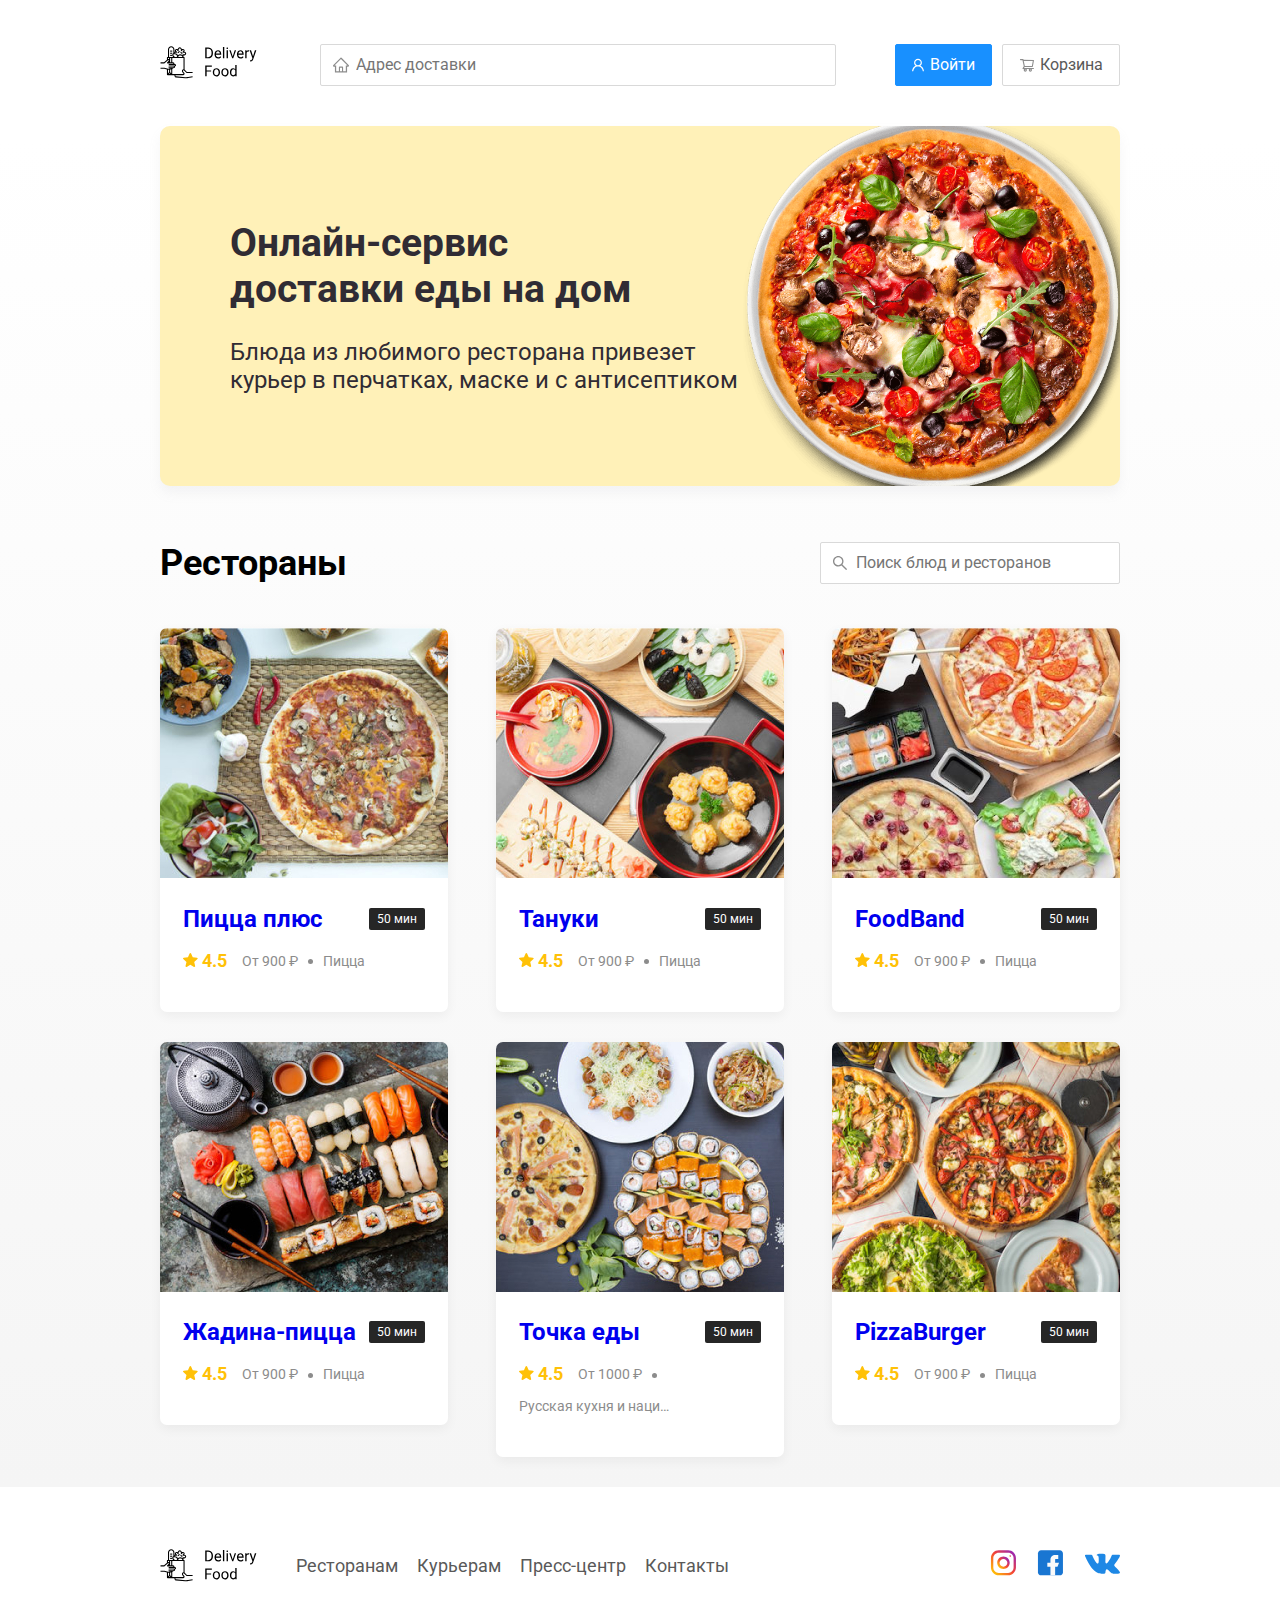
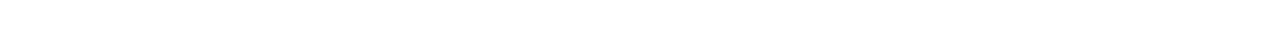
<file: index.html>
<!DOCTYPE html>
<html lang="ru">

<head>
    <meta charset="UTF-8">
    <meta name="viewport" content="width=device-width, initial-scale=1.0">
    <title>Delivery Food - доставка еды на дом</title>
    <link href="https://fonts.googleapis.com/css?family=Roboto:400,700&display=swap&subset=cyrillic" rel="stylesheet">
    <link rel="stylesheet" href="css\normalize.css">
    <link rel="stylesheet" href="css/style.css">
</head>

<body>
    <div class="container">
        <!-- Шапка сайта -->
        <header class="header">
            <!-- Логотип -->
            <a href="index.html" class="logo">
                <img src="img\logo.svg" alt="Logo" class="logo">
            </a>
            <!-- Поле поиска -->
            <input type="text" class="input input-address" placeholder="Адрес доставки">
            <!-- Блок с кнопками -->
            <div class="buttons">
                <!-- Добавление кнопок -->
                <button class="button button-primary">
                    <!-- Добавление иконки для кнопки -->
                    <img src="img/user.svg" alt="user" class="button-icon">
                    <!-- Добавление текста кнопки -->
                    <span class="button-text">Войти</span>
                </button>
                <button class="button" id="cart-button">
                    <img src="img/shopping-cart.svg" alt="shopping cart" class="button-icon">
                    <span class="button-text">Корзина</span>
                </button>
            </div>
        </header>
    </div>

    <main class="main">
        <div class="container">
            <!-- Промо сайта -->
            <section class="promo">
                <h1 class="promo-title">Онлайн-сервис <br> доставки еды на дом</h1>
                <p class="promo-text">Блюда из любимого ресторана привезет курьер в перчатках, маске и с антисептиком
                </p>
            </section>

            <!-- Раздел с ресторанами -->
            <section class="restaurants">
                <div class="section-heading">
                    <h2 class="section-title">Рестораны</h2>
                    <input type="text" class="input input-search" placeholder="Поиск блюд и ресторанов">
                </div>
                <!-- Раздел с карточками -->
                <div class="cards">
                    <!-- Определение карточки -->
                    <a href="restaurant.html" class="card">
                        <img src="img/image.jpg" alt="image" class="card-image">
                        <div class="card-text">
                            <div class="card-heading">
                                <h3 class="card-title">Пицца плюс</h3>
                                <span class="card-tag tag">50 мин</span>
                            </div>
                            <!-- /.card-heading -->
                            <div class="card-info">
                                <div class="rating">

                                    <img src="img/rating.svg" alt="rating" class="rating-star"> 4.5
                                </div>
                                <div class="price">От 900 ₽</div>
                                <div class="category">Пицца</div>
                            </div>
                            <!-- /.card-info -->
                        </div>
                        <!-- /.card-text -->
                    </a>
                    <!-- /.card -->

                    <a href="restaurant.html" class="card">
                        <img src="img/image (1).jpg" alt="image" class="card-image">
                        <div class="card-text">
                            <div class="card-heading">
                                <h3 class="card-title">Тануки</h3>
                                <span class="card-tag tag">50 мин</span>
                            </div>
                            <!-- /.card-heading -->
                            <div class="card-info">
                                <div class="rating"><img src="img/rating.svg" alt="rating" class="rating-star"> 4.5
                                </div>
                                <div class="price">От 900 ₽</div>
                                <div class="category">Пицца</div>
                            </div>
                            <!-- /.card-info -->
                        </div>
                        <!-- /.card-text -->
                    </a>
                    <!-- /.card -->

                    <a href="restaurant.html" class="card">
                        <img src="img/image (2).jpg" alt="image" class="card-image">
                        <div class="card-text">
                            <div class="card-heading">
                                <h3 class="card-title">FoodBand</h3>
                                <span class="card-tag tag">50 мин</span>
                            </div>
                            <!-- /.card-heading -->
                            <div class="card-info">
                                <div class="rating"><img src="img/rating.svg" alt="rating" class="rating-star"> 4.5
                                </div>
                                <div class="price">От 900 ₽</div>
                                <div class="category">Пицца</div>
                            </div>
                            <!-- /.card-info -->
                        </div>
                        <!-- /.card-text -->
                    </a>
                    <!-- /.card -->

                    <a href="restaurant.html" class="card">
                        <img src="img/image (3).jpg" alt="image" class="card-image">
                        <div class="card-text">
                            <div class="card-heading">
                                <h3 class="card-title">Жадина-пицца</h3>
                                <span class="card-tag tag">50 мин</span>
                            </div>
                            <!-- /.card-heading -->
                            <div class="card-info">
                                <div class="rating"><img src="img/rating.svg" alt="rating" class="rating-star"> 4.5
                                </div>
                                <div class="price">От 900 ₽</div>
                                <div class="category">Пицца</div>
                            </div>
                            <!-- /.card-info -->
                        </div>
                        <!-- /.card-text -->
                    </a>
                    <!-- /.card -->

                    <a href="restaurant.html" class="card">
                        <img src="img/image (4).jpg" alt="image" class="card-image">
                        <div class="card-text">
                            <div class="card-heading">
                                <h3 class="card-title">Точка еды</h3>
                                <span class="card-tag tag">50 мин</span>
                            </div>
                            <!-- /.card-heading -->
                            <div class="card-info">
                                <div class="rating"><img src="img/rating.svg" alt="rating" class="rating-star"> 4.5
                                </div>
                                <div class="price">От 1000 ₽</div>
                                <div class="category">Русская кухня и национальная</div>
                            </div>
                            <!-- /.card-info -->
                        </div>
                        <!-- /.card-text -->
                    </a>
                    <!-- /.card -->

                    <a href="restaurant.html" class="card">
                        <img src="img/image (5).jpg" alt="image" class="card-image">
                        <div class="card-text">
                            <div class="card-heading">
                                <h3 class="card-title">PizzaBurger</h3>
                                <span class="card-tag tag">50 мин</span>
                            </div>
                            <!-- /.card-heading -->
                            <div class="card-info">
                                <div class="rating"><img src="img/rating.svg" alt="rating" class="rating-star"> 4.5
                                </div>
                                <div class="price">От 900 ₽</div>
                                <div class="category">Пицца</div>
                            </div>
                            <!-- /.card-info -->
                        </div>
                        <!-- /.card-text -->
                    </a>
                    <!-- /.card -->

                </div>
                <!-- /.cards -->
            </section>
        </div>
        <!-- /.container -->
    </main>

    <footer class="footer">
        <div class="container">
            <div class="footer-block">
                <img src="img/logo.svg" alt="logo" class="logo footer-logo">
                <nav class="footer-nav">
                    <a href="#" class="footer-link">Ресторанам</a>
                    <a href="#" class="footer-link">Курьерам</a>
                    <a href="#" class="footer-link">Пресс-центр</a>
                    <a href="#" class="footer-link">Контакты</a>
                </nav>
                <div class="social-links">
                    <a href="#" class="social-link"><img src="img/instagram.svg" alt="instagram"></a>
                    <a href="#" class="social-link"><img src="img/facebook.svg" alt="facebook"></a>
                    <a href="#" class="social-link"><img src="img/vk.svg" alt="vk"></a>
                </div>
            </div>
            <!-- /.footer-block -->
        </div>
    </footer>

     <div class="modal">
        <div class="modal-dialog">
            <div class="modal-header">
                <h3 class="modal-title">Корзина</h3>
                <button class="close">&times;</button>
            </div>
            <!-- /.modal-header -->

            <div class="modal-body">
                <div class="food-row">
                    <span class="food-name">Ролл угорь стандарт</span>
                    <strong class="food-price">250 ₽</strong>
                    <div class="food-counter">
                        <button class="counter-button">-</button>
                        <span class="counter">1</span>
                        <button class="counter-button">+</button>
                    </div>
                </div>
                <!-- /.foods-row -->
                <div class="food-row">
                    <span class="food-name">Ролл угорь стандарт</span>
                    <strong class="food-price">250 ₽</strong>
                    <div class="food-counter">
                        <button class="counter-button">-</button>
                        <span class="counter">1</span>
                        <button class="counter-button">+</button>
                    </div>
                </div>
                <!-- /.foods-row -->
            </div>
            <!-- /.modal-body -->

            <div class="modal-footer">
                <span class="modal-pricetag">1250 ₽</span>
                <div class="footer-buttons">
                    <button class="button button-primary">Оформить заказ</button>
                    <button class="button">Отмена</button>
                </div>
            </div>
            <!-- /.modal-footer -->
        </div>
    </div>
    <script src="js/main.js"></script>
</body>

</html>
</file>
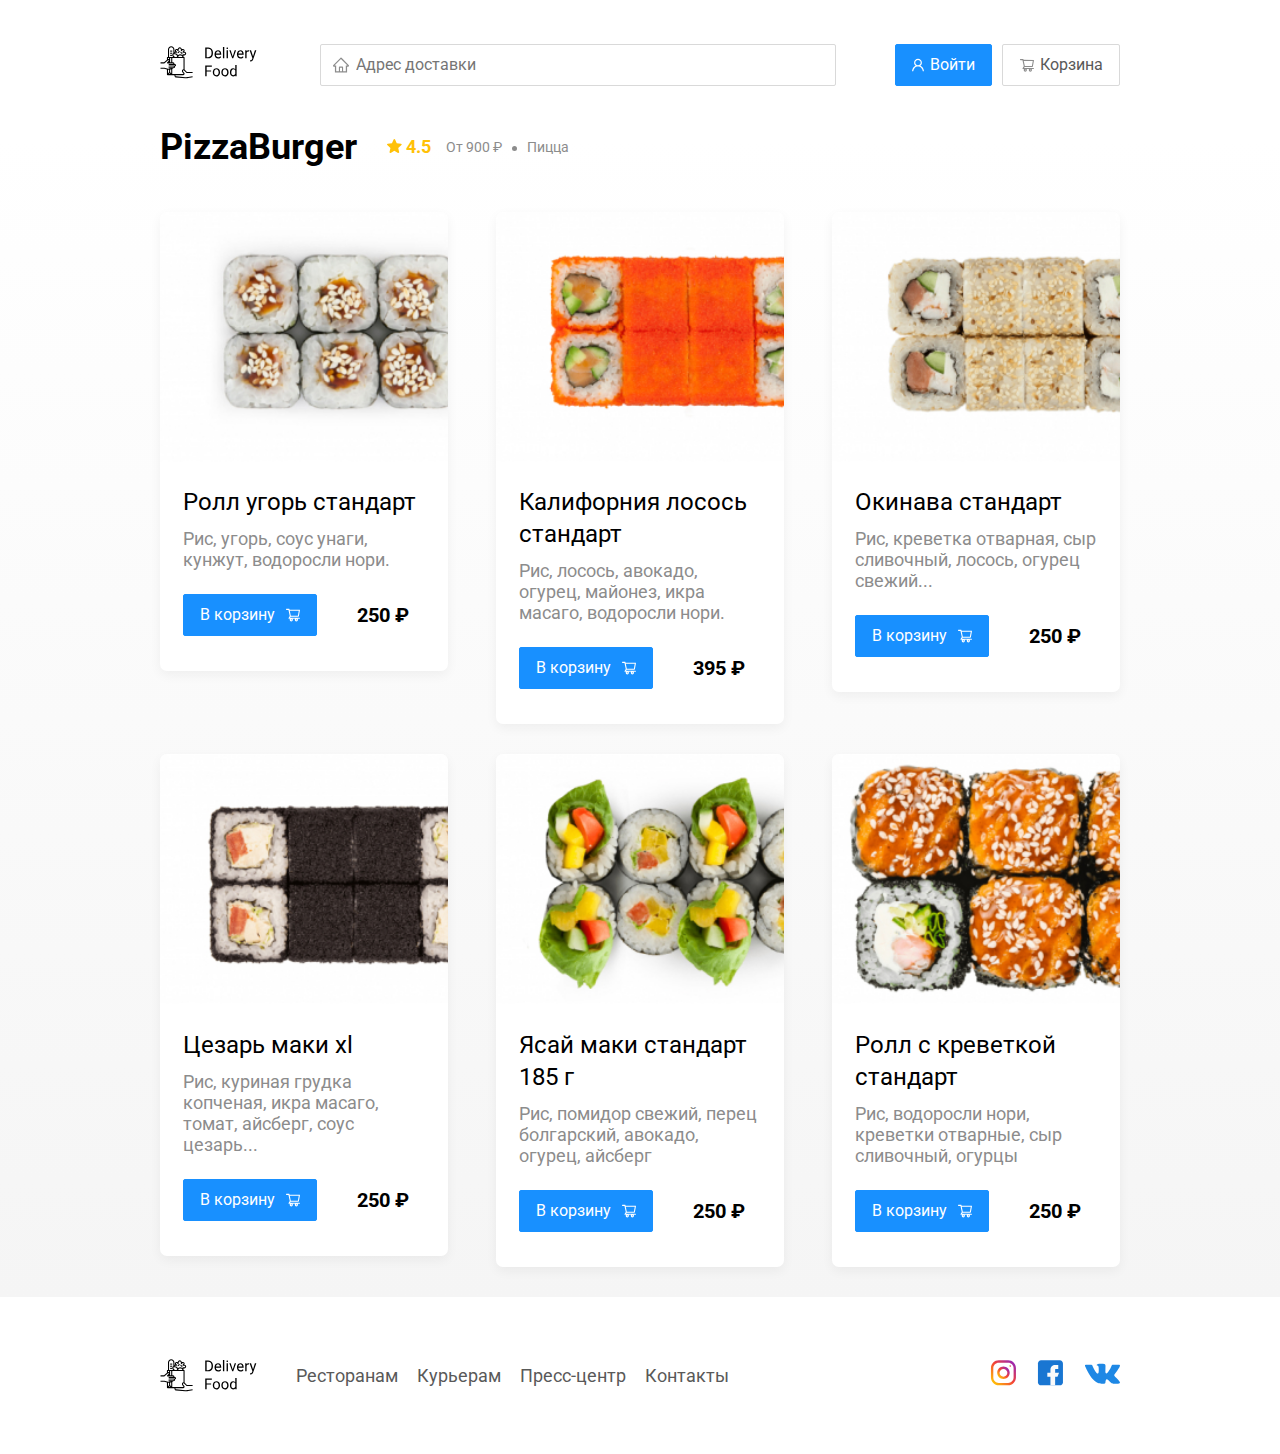
<file: restaurant.html>
<!DOCTYPE html>
<html lang="ru">

<head>
    <meta charset="UTF-8">
    <meta name="viewport" content="width=device-width, initial-scale=1.0">
    <title>PizzaBurger - доставка еды на дом</title>
    <link href="https://fonts.googleapis.com/css?family=Roboto:400,700&display=swap&subset=cyrillic" rel="stylesheet">
    <link rel="stylesheet" href="css\normalize.css">
    <link rel="stylesheet" href="css/animate.css">
    <link rel="stylesheet" href="css/style.css">
</head>

<body>
    <div class="container">
        <!-- Шапка сайта -->
        <header class="header">
            <!-- Логотип -->
            <a href="index.html" class="logo">
                <img src="img\logo.svg" alt="Logo" class="logo">
            </a>
            <!-- Поле поиска -->
            <input type="text" class="input input-address" placeholder="Адрес доставки">
            <!-- Блок с кнопками -->
            <div class="buttons">
                <!-- Добавление кнопок -->
                <button class="button button-primary">
                    <!-- Добавление иконки для кнопки -->
                    <img src="img/user.svg" alt="user" class="button-icon">
                    <!-- Добавление текста кнопки -->
                    <span class="button-text">Войти</span>
                </button>
                <button class="button" id="cart-button">
                    <img src="img/shopping-cart.svg" alt="shopping cart" class="button-icon">
                    <span class="button-text">Корзина</span>
                </button>
            </div>
        </header>
    </div>

    <main class="main">
        <div class="container">

            <!-- Раздел с ресторанами -->
            <section class="restaurants">
                <div class="section-heading">
                    <h2 class="section-title">PizzaBurger</h2>
                    <div class="card-info">
                        <div class="rating">

                            <img src="img/rating.svg" alt="rating" class="rating-star"> 4.5
                        </div>
                        <div class="price">От 900 ₽</div>
                        <div class="category">Пицца</div>
                    </div>
                    <!-- /.card-info -->
                </div>
                <!-- Раздел с карточками -->
                <div class="cards">
                    <!-- Определение карточки -->
                    <div class="card wow fadeInUp" data-wow-delay="0.2s">
                        <img src="img/restaurant-image-1.jpg" alt="image" class="card-image">
                        <div class="card-text">
                            <div class="card-heading">
                                <h3 class="card-title card-title-reg">Ролл угорь стандарт</h3>
                            </div>
                            <!-- /.card-heading -->
                            <div class="card-info">
                                <div class="ingredients">Рис, угорь, соус унаги, кунжут, водоросли нори.</div>
                            </div>
                            <!-- /.card-info -->
                            <div class="card-buttons">
                                <button class="button button-primary">
                                    <span class="button-card-text">В корзину</span>
                                    <img src="img/shopping-cart-white.svg" alt="shopping cart"
                                        class="button-card-image">
                                </button>
                                <div class="card-price-bold">250 ₽</div>
                            </div>
                        </div>
                        <!-- /.card-text -->
                    </div>
                    <!-- /.card -->

                    <div class="card wow fadeInUp" data-wow-delay="0.4s">
                        <img src="img/restaurant-image-2.jpg" alt="image" class="card-image">
                        <div class="card-text">
                            <div class="card-heading">
                                <h3 class="card-title card-title-reg">Калифорния лосось стандарт</h3>
                            </div>
                            <!-- /.card-heading -->
                            <div class="card-info">
                                <div class="ingredients">Рис, лосось, авокадо, огурец, майонез, икра масаго, водоросли
                                    нори.</div>
                            </div>
                            <!-- /.card-info -->
                            <div class="card-buttons">
                                <button class="button button-primary">
                                    <span class="button-card-text">В корзину</span>
                                    <img src="img/shopping-cart-white.svg" alt="shopping cart"
                                        class="button-card-image">
                                </button>
                                <div class="card-price-bold">395 ₽</div>
                            </div>
                        </div>
                        <!-- /.card-text -->
                    </div>
                    <!-- /.card -->

                    <div class="card wow fadeInUp" data-wow-delay="0.6s">
                        <img src="img/restaurant-image-3.jpg" alt="image" class="card-image">
                        <div class="card-text">
                            <div class="card-heading">
                                <h3 class="card-title card-title-reg">Окинава стандарт</h3>
                            </div>
                            <!-- /.card-heading -->
                            <div class="card-info">
                                <div class="ingredients"> Рис, креветка отварная, сыр сливочный, лосось, огурец
                                    свежий...</div>
                            </div>
                            <!-- /.card-info -->
                            <div class="card-buttons">
                                <button class="button button-primary">
                                    <span class="button-card-text">В корзину</span>
                                    <img src="img/shopping-cart-white.svg" alt="shopping cart"
                                        class="button-card-image">
                                </button>
                                <div class="card-price-bold">250 ₽</div>
                            </div>
                        </div>
                        <!-- /.card-text -->
                    </div>
                    <!-- /.card -->

                    <div class="card wow fadeInUp" data-wow-delay="0.2s">
                        <img src="img/restaurant-image-4.jpg" alt="image" class="card-image">
                        <div class="card-text">
                            <div class="card-heading">
                                <h3 class="card-title card-title-reg">Цезарь маки хl</h3>
                            </div>
                            <!-- /.card-heading -->
                            <div class="card-info">
                                <div class="ingredients">Рис, куриная грудка копченая, икра масаго, томат, айсберг, соус
                                    цезарь...</div>
                            </div>
                            <!-- /.card-info -->
                            <div class="card-buttons">
                                <button class="button button-primary">
                                    <span class="button-card-text">В корзину</span>
                                    <img src="img/shopping-cart-white.svg" alt="shopping cart"
                                        class="button-card-image">
                                </button>
                                <div class="card-price-bold">250 ₽</div>
                            </div>
                        </div>
                        <!-- /.card-text -->
                    </div>
                    <!-- /.card -->

                    <div class="card wow fadeInUp" data-wow-delay="0.4s">
                        <img src="img/restaurant-image-5.jpg" alt="image" class="card-image">
                        <div class="card-text">
                            <div class="card-heading">
                                <h3 class="card-title card-title-reg">Ясай маки стандарт 185 г</h3>
                            </div>
                            <!-- /.card-heading -->
                            <div class="card-info">
                                <div class="ingredients">Рис, помидор свежий, перец болгарский, авокадо, огурец, айсберг
                                </div>
                            </div>
                            <!-- /.card-info -->
                            <div class="card-buttons">
                                <button class="button button-primary">
                                    <span class="button-card-text">В корзину</span>
                                    <img src="img/shopping-cart-white.svg" alt="shopping cart"
                                        class="button-card-image">
                                </button>
                                <div class="card-price-bold">250 ₽</div>
                            </div>
                        </div>
                        <!-- /.card-text -->
                    </div>
                    <!-- /.card -->

                    <div class="card wow fadeInUp" data-wow-delay="0.6s">
                        <img src="img/restaurant-image-6.jpg" alt="image" class="card-image">
                        <div class="card-text">
                            <div class="card-heading">
                                <h3 class="card-title card-title-reg">Ролл с креветкой стандарт</h3>
                            </div>
                            <!-- /.card-heading -->
                            <div class="card-info">
                                <div class="ingredients">Рис, водоросли нори, креветки отварные, сыр сливочный, огурцы
                                </div>
                            </div>
                            <!-- /.card-info -->
                            <div class="card-buttons">
                                <button class="button button-primary">
                                    <span class="button-card-text">В корзину</span>
                                    <img src="img/shopping-cart-white.svg" alt="shopping cart"
                                        class="button-card-image">
                                </button>
                                <div class="card-price-bold">250 ₽</div>
                            </div>
                        </div>
                        <!-- /.card-text -->
                    </div>
                    <!-- /.card -->

                </div>
                <!-- /.cards -->
            </section>
        </div>
        <!-- /.container -->
    </main>

    <footer class="footer">
        <div class="container">
            <div class="footer-block">
                <img src="img/logo.svg" alt="logo" class="logo footer-logo">
                <nav class="footer-nav">
                    <a href="#" class="footer-link">Ресторанам</a>
                    <a href="#" class="footer-link">Курьерам</a>
                    <a href="#" class="footer-link">Пресс-центр</a>
                    <a href="#" class="footer-link">Контакты</a>
                </nav>
                <div class="social-links">
                    <a href="#" class="social-link"><img src="img/instagram.svg" alt="instagram"></a>
                    <a href="#" class="social-link"><img src="img/facebook.svg" alt="facebook"></a>
                    <a href="#" class="social-link"><img src="img/vk.svg" alt="vk"></a>
                </div>
            </div>
            <!-- /.footer-block -->
        </div>
    </footer>

    <div class="modal">
        <div class="modal-dialog">
            <div class="modal-header">
                <h3 class="modal-title">Корзина</h3>
                <button class="close">&times;</button>
            </div>
            <!-- /.modal-header -->

            <div class="modal-body">
                <div class="food-row">
                    <span class="food-name">Ролл угорь стандарт</span>
                    <strong class="food-price">250 ₽</strong>
                    <div class="food-counter">
                        <button class="counter-button">-</button>
                        <span class="counter">1</span>
                        <button class="counter-button">+</button>
                    </div>
                </div>
                <!-- /.foods-row -->
                <div class="food-row">
                    <span class="food-name">Ролл угорь стандарт</span>
                    <strong class="food-price">250 ₽</strong>
                    <div class="food-counter">
                        <button class="counter-button">-</button>
                        <span class="counter">1</span>
                        <button class="counter-button">+</button>
                    </div>
                </div>
                <!-- /.foods-row -->
            </div>
            <!-- /.modal-body -->

            <div class="modal-footer">
                <span class="modal-pricetag">1250 ₽</span>
                <div class="footer-buttons">
                    <button class="button button-primary">Оформить заказ</button>
                    <button class="button">Отмена</button>
                </div>
            </div>
            <!-- /.modal-footer -->
        </div>
    </div>
    <script src="js/wow.min.js"></script>
    <script src="js/main.js"></script>
</body>

</html>
</file>
<file: css/style.css>
* {
  box-sizing: border-box;
}

body {
  font-family: "Roboto", sans-serif;
  padding-top: 44px;
}

.container {
  max-width: 1200px;
  margin: auto;
}

.header {
  display: flex;
  /* выравнивание элементов по центру относительно друг друга */
  align-items: center;
  /* флекс-элементы равномерно распределены по линии*/
  justify-content: space-between;
  margin-bottom: 40px;
}

.input {
  background: #ffffff;
  border: 1px solid #d9d9d9;
  border-radius: 2px;
  font-size: 16px;
  line-height: 24px;
  padding: 8px;
  padding-left: 35px;
  background-repeat: no-repeat;
  background-position: left 11px center;
}

.input-address {
  flex: 0.8;
  background-image: url(../img/home.svg);
}

.input-search {
  width: 300px;
  background-image: url(../img/search.svg);
  margin-left: auto;
}

.buttons {
  display: flex;
  align-items: center;
}

.button {
  display: flex;
  align-items: center;
  padding: 8px 16px;
  background: #ffffff;
  border: 1px solid #d9d9d9;
  box-sizing: border-box;
  box-shadow: 0px 0px 2px rgba(0, 0, 0, 0.0015);
  border-radius: 2px;
  color: #595959;
  font-size: 16px;
  line-height: 24px;
}

.button-primary {
  background: #1890ff;
  border: 1px solid #1890ff;
  color: #fff;
  margin-right: 10px;
}

#cart-button:hover {
  box-shadow: 0 0 3px 3px rgba(24, 144, 255, 0.3);
}

.button-icon {
  margin-right: 6px;
}

.button-card-text {
  margin-right: 10px;
}

.promo {
  box-shadow: 0px 7px 12px rgba(158, 158, 163, 0.1);
  background: #fff1b8 url(../img/promo-pizza.png) no-repeat top 20px right -20px /
    600px;
  border-radius: 10px;
  padding: 68px 70px;
  margin-bottom: 56px;
}

.promo-title {
  font-style: normal;
  font-weight: bold;
  font-size: 39px;
  line-height: 46px;
  color: #302c34;
}

.promo-text {
  font-style: normal;
  font-weight: normal;
  font-size: 24px;
  line-height: 28px;
  color: #302c34;
  max-width: 538px;
}

.main {
  background: linear-gradient(
    180deg,
    rgba(245, 245, 245, 0) 1.04%,
    #f5f5f5 100%
  );
}

.section-heading {
  display: flex;
  align-items: center;
  margin-bottom: 44px;
}

.section-title {
  font-style: normal;
  font-weight: bold;
  font-size: 36px;
  line-height: 42px;
  margin: 0;
  color: #000000;
  margin-right: 30px;
}

.cards {
  display: flex;
  align-items: flex-start;
  flex-wrap: wrap;
  justify-content: space-between;
}

.card {
  background: #ffffff;
  box-shadow: 0px 4px 12px rgba(0, 0, 0, 0.05);
  border-radius: 7px;
  overflow: hidden;
  margin-bottom: 30px;
  flex-basis: 30%;
  text-decoration: none;
  /* color: black; */
}

.card-image {
  width: 384px;
  height: 250px;
  object-fit: cover;
}

.card-text {
  padding-top: 20px;
  padding-bottom: 35px;
  padding-left: 23px;
  padding-right: 23px;
}

.card-heading {
  display: flex;
  align-items: center;
  justify-content: space-between;
  margin-bottom: 10px;
}

.card-title {
  margin: 0;
  font-style: normal;
  font-weight: bold;
  font-size: 24px;
  line-height: 32px;
}

.card-title-reg {
  font-weight: 400;
}

.card-tag {
  font-weight: normal;
  font-size: 12px;
  line-height: 20px;
  color: #ffffff;
  background: #262626;
  border-radius: 2px;
  padding: 1px 8px;
}

.card-info {
  display: flex;
  align-items: center;
  flex-wrap: wrap;
}

.card-buttons {
  display: flex;
  align-items: center;
  margin-top: 24px;
}

.card-price-bold {
  font-weight: bold;
  font-size: 20px;
  line-height: 32px;
  color: #000000;
  margin-left: 30px;
}

.rating {
  margin-right: 26px;
  font-weight: bold;
  font-size: 18px;
  line-height: 32px;
  color: #ffc107;
}

.price,
.category {
  color: #8c8c8c;
  font-size: 18px;
  line-height: 32px;
}

.price {
  margin-right: 10px;
}

.category {
  text-overflow: ellipsis;
  overflow: hidden;
  white-space: nowrap;
  max-width: 150px;
}

.ingredients {
  font-size: 18px;
  line-height: 21px;
  color: #8c8c8c;
}

.price:after {
  content: "";
  width: 5px;
  height: 5px;
  background-color: #8c8c8c;
  display: inline-block;
  vertical-align: middle;
  border-radius: 50%;
  margin-left: 10px;
}

.footer {
  padding: 60px 0;
}

.footer-block {
  display: flex;
  align-items: center;
  justify-content: space-between;
}

.footer-nav {
  margin-left: 35px;
  margin-right: auto;
}

.footer-link {
  display: inline-block;
  color: #595959;
  text-decoration: none;
  font-style: normal;
  font-weight: normal;
  font-size: 18px;
  line-height: 21px;
}

.footer-link:not(:last-child) {
  margin-right: 15px;
}

.social-links {
  display: flex;
  align-items: center;
}

.social-link:not(:last-child) {
  margin-right: 21px;
}

.modal {
  position: fixed;
  left: 0;
  top: 0;
  width: 100%;
  height: 100%;
  background: rgba(0, 0, 0, 0.4);
  display: flex;
  display: none;
}

.is-open {
  display: flex;
}

.modal-dialog {
  max-width: 780px;
  width: 95%;
  background: #ffffff;
  border-radius: 5px;
  margin: auto;
  padding: 40px 45px;
}

.modal-header {
  display: flex;
  align-items: center;
  justify-content: space-between;
  margin-bottom: 45px;
}

.modal-title {
  margin: 0;
  font-weight: bold;
  font-size: 36px;
  line-height: 42px;
}

.close {
  font-size: 36px;
  border: none;
  background-color: transparent;
}

.modal-body {
  margin-bottom: 52px;
}

.food-row {
  display: flex;
  align-items: flex-start;
  justify-content: space-between;
  padding-bottom: 8px;
  border-bottom: 1px solid #d9d9d9;
  margin-bottom: 15px;
}

.food-name {
  font-weight: normal;
  font-size: 18px;
  line-height: 32px;
}

.food-price {
  margin: auto;
  margin-right: 47px;
  font-weight: bold;
  font-size: 20px;
  line-height: 32px;
}

.food-counter {
  display: flex;
  align-items: center;
}

.counter-button {
  display: flex;
  align-items: center;
  justify-content: space-between;
  width: 39px;
  height: 32px;
  background: #ffffff;
  border: 1px solid #40a9ff;
  box-sizing: border-box;
  border-radius: 2px;
  color: #40a9ff;
  font-weight: normal;
  font-size: 14px;
  line-height: 22px;
}

.counter {
  font-size: 16px;
  line-height: 24px;
  margin-right: 10px;
  margin-left: 10px;
}

.modal-footer {
  display: flex;
  align-items: center;
  justify-content: space-between;
}

.footer-buttons {
  display: flex;
  align-items: center;
}

.modal-pricetag {
  background: #262626;
  border-radius: 5px;
  color: #fff;
  padding: 15px 20px;
  font-weight: bold;
  font-size: 20px;
  line-height: 23px;
}

@media (max-width: 1280px) {
  .container {
    max-width: 960px;
  }

  .promo {
    background-position: center right -20px;
    background-size: 410px;
  }

  .rating {
    margin-right: 15px;
  }

  .category,
  .price {
    font-size: 14px;
  }
}

@media (max-width: 992px) {
  .container {
    max-width: 750px;
  }

  .promo {
    padding: 50px;
    background-size: 360px;
    background-position: center right -140px;
  }

  .promo-text {
    font-size: 18px;
    max-width: 400px;
  }

  .card {
    flex-basis: 49%;
  }

  .footer-link {
    font-size: 16px;
  }
}

@media (max-width: 768px) {
  .container {
    max-width: 560px;
  }

  .card .rating {
    flex-basis: 100%;
  }

  .card-info {
    flex-wrap: wrap;
  }

  .card-title {
    font-size: 18px;
  }

  .promo {
    background-size: 280px;
  }

  .promo-title {
    font-size: 24px;
    line-height: 1.4;
  }

  .promo-text {
    margin-top: 0;
  }
}

@media (max-width: 578px) {
  .container {
    width: 90%;
  }

  .header {
    flex-wrap: wrap;
  }

  .input-address {
    order: 5;
    margin-top: 15px;
    flex: 1;
  }

  .promo {
    background-image: none;
  }

  .promo-title {
    margin-bottom: 10px;
  }

  .section-title {
    font-size: 20px;
  }

  .card {
    flex-basis: 100%;
  }

  .card-image {
    width: 100%;
  }

  .footer-block {
    align-items: flex-start;
  }

  .footer {
    padding: 30px 0;
  }

  .footer-nav {
    margin-left: 0;
    margin-right: 0;
    order: 0;
    display: flex;
    flex-direction: column;
  }

  .footer-logo {
    margin-right: 15px;
    order: 1;
  }

  .social-links {
    order: 2;
  }
}

@media (max-width: 480px) {
  .button-text {
    display: none;
  }

  .button {
    min-height: 40px;
  }

  .button-icon {
    margin: 0;
  }

  .promo {
    padding: 20px;
  }

  .section-heading {
    flex-wrap: wrap;
  }

  .footer-block {
    flex-wrap: wrap;
    flex-direction: column;
    align-items: center;
  }

  .footer-logo {
    order: 0;
    margin-bottom: 20px;
  }

  .footer-nav {
    margin-bottom: 20px;
    text-align: center;
  }

  .footer-link.footer-link:not(:last-child) {
    margin-right: 0;
  }
}
</file>
